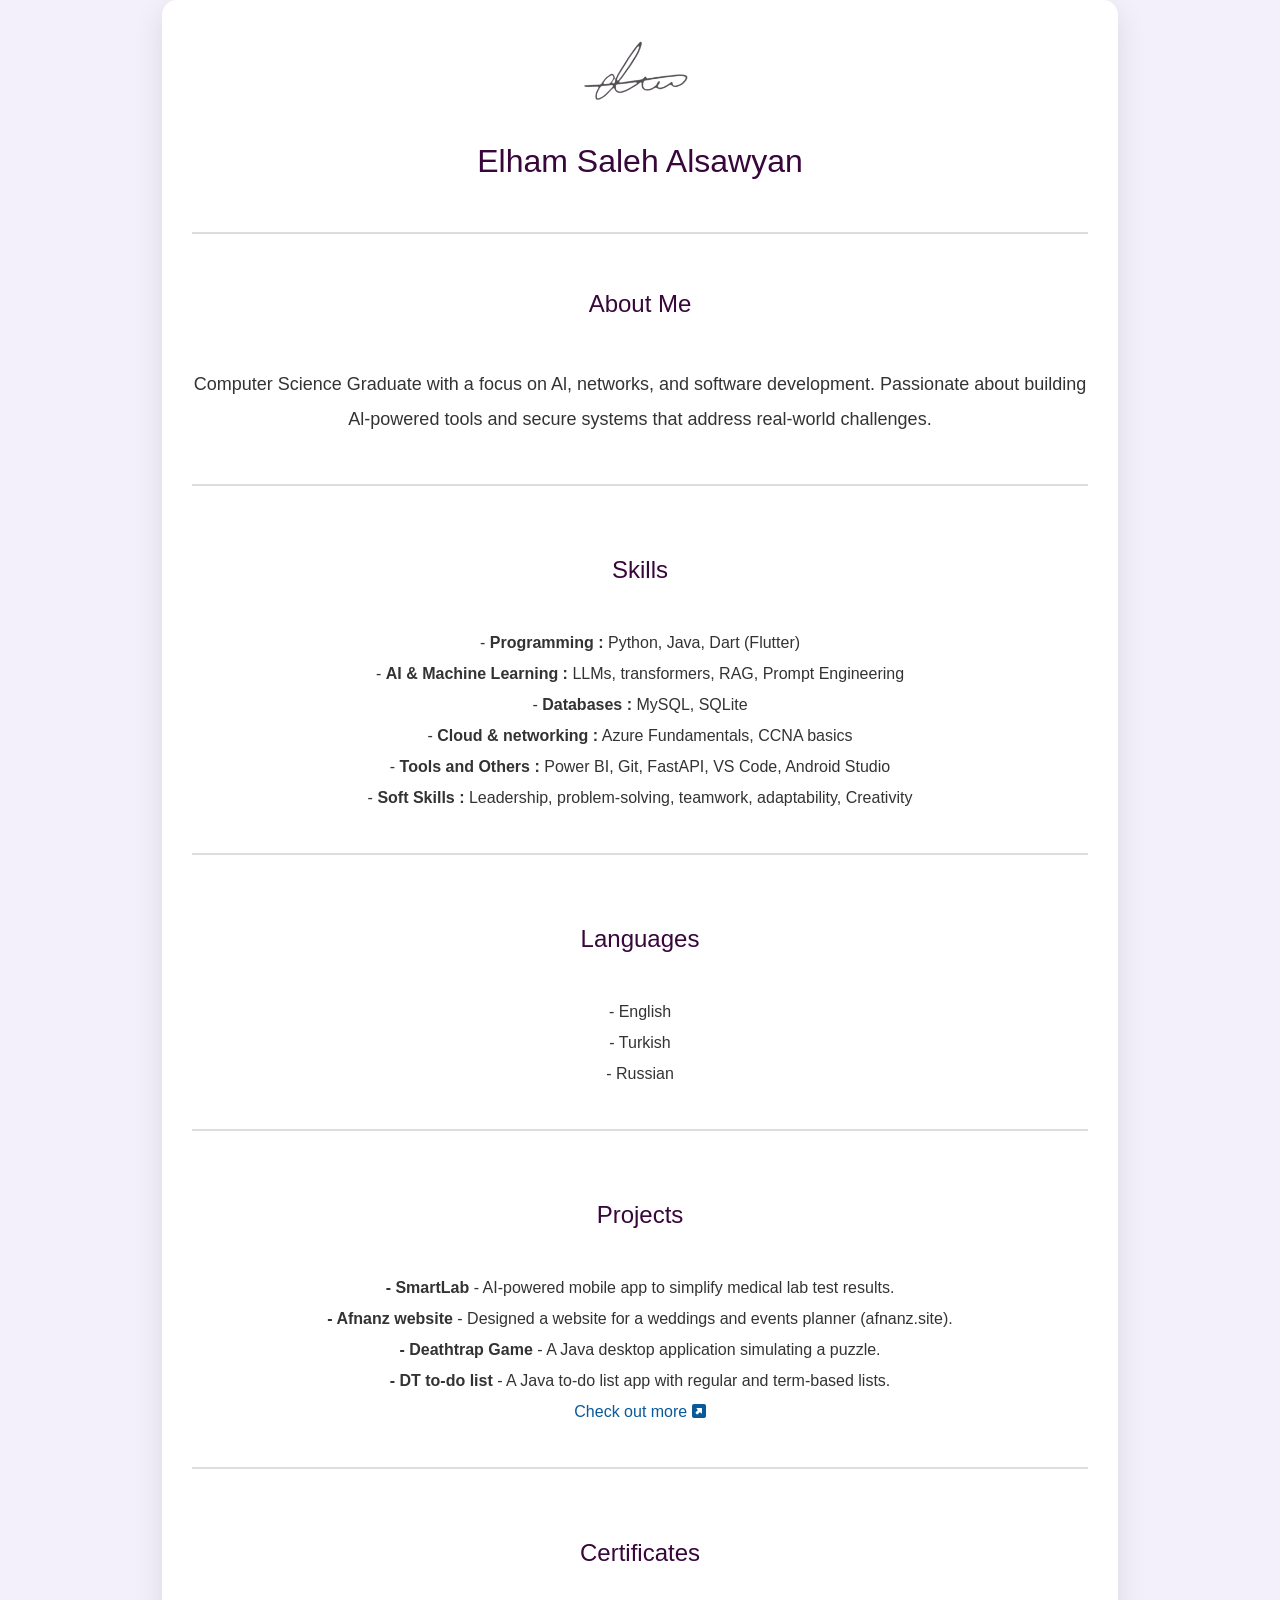
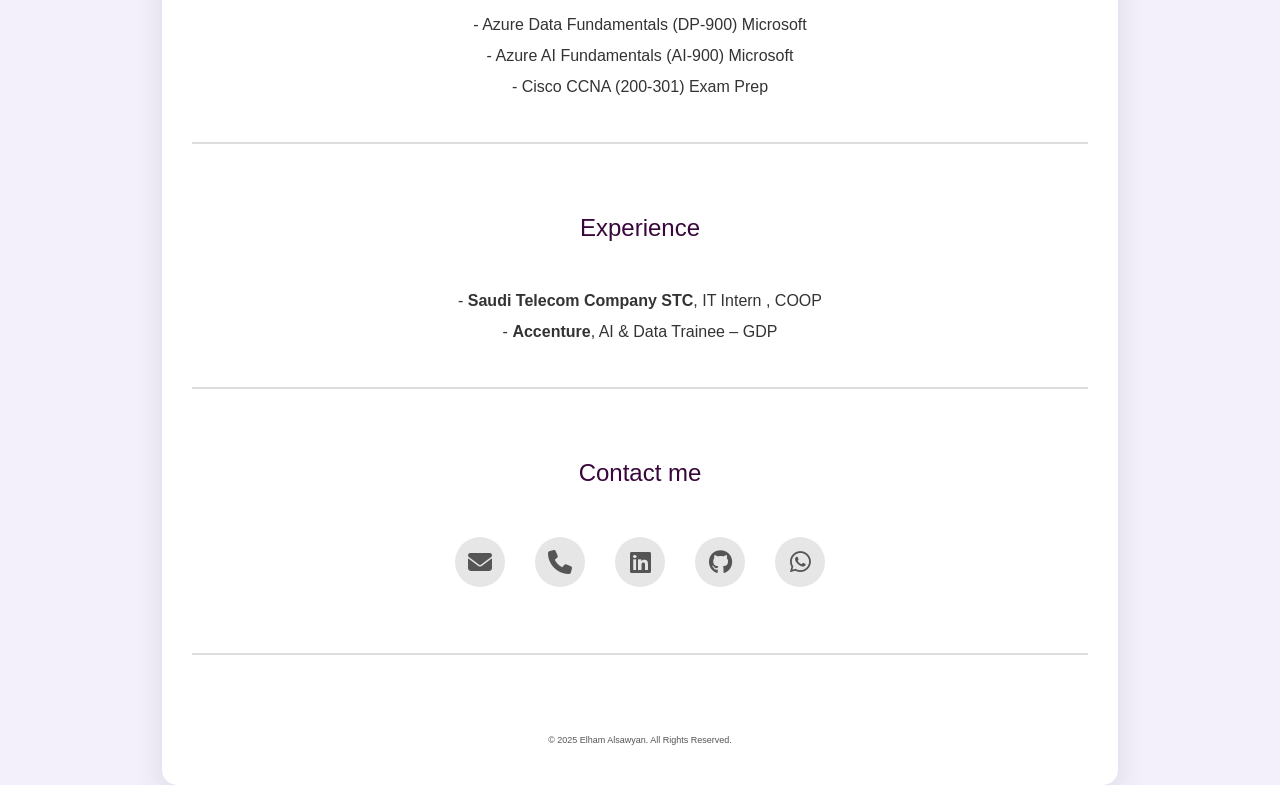
<file: index.html>
<!DOCTYPE html>
<html lang="en">

<head>
    <meta charset="UTF-8">
    <meta name="viewport" content="width=device-width">
    <title>Elham Alsawyan - Resume</title>

    <link rel="stylesheet" href="https://cdnjs.cloudflare.com/ajax/libs/font-awesome/6.5.1/css/all.min.css">

    <link rel="preconnect" href="https://fonts.gstatic.com" crossorigin>
    <link href="https://fonts.googleapis.com/css2?family=Harmattan:wght@400;500;600;700&display=swap" rel="stylesheet">


    <style>
        body {
            font-family: Arial, sans-serif;
            background-color: #f4f0fb;
            color: #333;
            margin: 0;
            padding: 0;
            display: flex;
            justify-content: center;
            align-items: center;
            font-family: 'Lucida Sans', 'Lucida Sans Regular', 'Lucida Grande', 'Lucida Sans Unicode', Geneva, Verdana, sans-serif;
            overflow-x: hidden;
        }

        .container {
            width: 70%;
            background: white;
            padding: 30px;
            border-radius: 15px;
            box-shadow: 0 10px 30px rgba(0, 0, 0, 0.1);
            animation: fadeIn 1.5s ease-in-out;
        }

        @keyframes fadeIn {
            from {
                opacity: 0;
                transform: translateY(20px);
            }

            to {
                opacity: 1;
                transform: translateY(0);
            }
        }

        h1,
        h2 {
            color: #38063b;
            transition: color 0.3s;
            padding-bottom: 30px;
            text-align: center;
            font-weight: lighter;


        }


        p {
            font-size: medium;
            font-size: large;
            line-height: 1.9;
        }

        .section {
            margin-bottom: 70px;
            padding-bottom: 30px;
            border-bottom: 2px solid #ddd;
            text-align: center;
            opacity: 0;
            /* Initially hidden */
            animation-name: slideright;
            animation-duration: 0.5s;
            transform: translateY(50px);
            transition: opacity 0.6s ease-out, transform 0.6s ease-out;
        }

        .section:hover {
            transform: scale(1.02);
        }

        ul {

            padding: 0;
            list-style-type: none;
        }

        li {
            margin-bottom: 13px;
            font-size: medium;
        }

        .name {
            text-align: center;
            border-bottom: 2px solid #ddd;

        }

        .qr-code {
            text-align: center;
            margin-top: 20px;
        }

        .qr-code img {
            width: 120px;
        }

        a {
            text-decoration: none;
            color: #333
        }

        /*contact section styles*/
        .contact-icons {
            display: flex;
            gap: 30px;
            /* Adjust gap for smaller screens */
            width: 100%;
            justify-content: center;
            align-items: center;
            flex-wrap: wrap;
            /* Ensure icons wrap on smaller screens */

        }

        .contact-icons a {
            text-decoration: none;
            color: #555;
            font-size: 1.5rem;
            /* Default size */
            transition: color 0.3s ease;
        }

        .contact-icons a:hover {
            color: #784a84;
        }

        .contact-icons i {
            display: inline-block;
            width: 50px;
            height: 50px;
            background: #e7e6e6;
            border-radius: 50%;
            display: flex;
            justify-content: center;
            align-items: center;
            transition: background 0.3s ease;
        }

        .contact-icons i:hover {
            background: #784a84;
            color: #fff;
        }

        .contact-h4 {

            font-size: x-large;
            text-decoration: wavy;
            text-transform: capitalize;

        }


       

        .page_nav:hover {
            
            text-decoration: underline;
        }


        /* Responsive styles for smaller screens */
        @media (max-width: 768px) {
            .contact-icons {
                gap: 20px;
                /* Reduce gap for smaller screens */
            }

            .contact-icons i {
                width: 30px;
                /* Smaller icon size */
                height: 30px;
            }

            .contact-icons a {
                font-size: 1rem;
                /* Adjust font size */
            }

        }

        .cer-li:hover {

            text-decoration: underline;
            color: #0078d7;

        }


        .section.animate {
            opacity: 1;
            transform: translateY(0);
        }



        @keyframes slideleft {
            from {
                transform: translateX(-100%);
            }
        }

        @keyframes slideright {
            from {
                transform: translateX(100%);
            }
        }



        .elm {

            height: auto;
            width: 170px;
        }

        .rights{
            
            text-align: center; 
            padding: 10px; 
            font-size: xx-small;
            color: #555;
        }




        @media (max-width: 780px) {

            h1,
            h2 {

                font-size: medium;


            }

            .elm {

                height: auto;
                width: 100px;
            }

            li{
                font-size: x-small;
            }

            p{
                font-size: smaller;
            }
            a{
                font-size: x-small;
            }

            .rights{
            
                font-size: 7px;
        }
        }


       
    </style>
</head>

<body>
    <div class="container">
        <div class="name">
            <img src="elm.png" alt="Profile Photo" class="elm">
            <h1>Elham Saleh Alsawyan</h1>

        </div>
       
        <br>
        <br>
        
        <div class="section">
            <h2>About Me</h2>
            <p>Computer Science Graduate with a focus on Al, networks, and software development. Passionate about building Al-powered tools and secure systems that address real-world challenges.</p>
        </div>

        <div class="section">
            <h2>Skills</h2>
            <ul>
                <li> - <b>Programming :</b> Python, Java, Dart (Flutter) </li>
                <li> - <b>AI & Machine Learning :</b> LLMs, transformers, RAG, Prompt Engineering </li>
                <li> - <b>Databases :</b> MySQL, SQLite </li>
                <li> - <b>Cloud & networking :</b> Azure Fundamentals, CCNA basics</li>
                <li> - <b>Tools and Others :</b> Power BI, Git, FastAPI, VS Code, Android Studio</li>
                <li> - <b>Soft Skills :</b> Leadership, problem-solving, teamwork, adaptability, Creativity</li>
            </ul>
        </div>

        <div class="section">
            <h2>Languages</h2>
            <ul>
                <li> - English</li>
                <li> - Turkish</li>
                <li> - Russian </li>
            </ul>
        </div>

        <div class="section">
            <h2>Projects</h2>
            <ul>
                <li> <a class="page_nav" href="https://github.com/elsa1100/SmartLab" target="_blank"><strong> - SmartLab</strong></a> - AI-powered mobile app to simplify medical lab test results.</li>
                <li><a class="page_nav" href="https://afnanz.site" target="_blank"><strong> - Afnanz website</strong></a> - Designed a website for a weddings and events planner (<a
                        href="https://afnanz.site">afnanz.site</a>).</li>
                <li><a class="page_nav" href="https://github.com/elsa1100/DeathTrap" target="_blank" ><strong> - Deathtrap Game</strong></a> - A Java desktop application simulating a puzzle.</li>
                <li><a class="page_nav" href="https://github.com/elsa1100/DTToDo" target="_blank" ><strong> - DT to-do list</strong></a> - A Java to-do list app with regular and term-based lists.</li>
                <a href="https://drive.google.com/drive/folders/14JPEExy_rRCf-Zl8T1lQdtXjJNedi_uQ" target="_blank">
                    <li style="color: #0a5999;" class="page_nav">Check out more <i class="fa fa-square-up-right"></i></li>
                </a>
            </ul>
        </div>

        <div class="section">
            <h2>Certificates</h2>
            <ul>
                <li></li>
                <a class="cer-li"
                    href="https://drive.google.com/file/d/1N1p3t443v3nXC4lJHM3rc9FPI-vJe2Wx/view?usp=drivesdk"
                    target="_blank">
                    <li> - Azure Data Fundamentals (DP-900) Microsoft</li>
                </a>
                <a class="cer-li"
                    href="https://drive.google.com/file/d/1rcGtqMN4KurCuEc1FDzu3XyBM7L_F_VY/view?usp=drivesdk"
                    target="_blank">
                    <li> - Azure AI Fundamentals (AI-900) Microsoft</li>
                </a>
                <a class="cer-li"
                    href="https://drive.google.com/file/d/1B0_GILAWkMSU7HVQbGv1aEHAWe6GdJwE/view?usp=drivesdk"
                    target="_blank">
                    <li> - Cisco CCNA (200-301) Exam Prep</li>
                </a>
               
            </ul>

        </div>

        <div class="section">

            <h2>Experience</h2>
           <ul>     
            <li>
             <a href="https://stc.com.sa/" target="_blank"> - <b>Saudi Telecom Company STC</b>, IT Intern , COOP</a>  </li>
            <li> <a href="https://stc.com.sa/" target="_blank"> - <b>Accenture</b>, AI & Data Trainee – GDP</a></li>
             </ul> 
        </div>


        <div class="section">
            <h2>Contact me</h2>
            <div class="contact-icons">
                <a href="mailto:elhamalsawyan@gmail.com" class="nav-link" target="_blank">
                    <i class="fa fa-envelope" aria-hidden="true"></i>
                </a>
                <a href="tel:966533584664" class="nav-link" target="_blank">
                    <i class="fa-solid fa-phone"></i>
                </a>
                <a href="https://www.linkedin.com/in/elham-alsawyan-77a93b27b?utm_source=share&utm_campaign=share_via&utm_content=profile&utm_medium=ios_app" class="nav-link" target="_blank">
                    <i class="fab fa-linkedin"></i>
                </a>
                <a href="https://github.com/elsa1100" class="nav-link" target="_blank">
                    <i class="fab fa-github"></i>
                </a>
                <a href="https://wa.me/966533584664" target="_blank"><i class="fa-brands fa-whatsapp"></i></a>

            </div>
            <br>
            <br>
        </div>


        
    <footer  class="rights" >
        &copy; 2025 Elham Alsawyan. All Rights Reserved.
    </footer>
    


    </div>








    <script>
        document.addEventListener("DOMContentLoaded", function () {
            const gridItems = document.querySelectorAll(".section");

            const observer = new IntersectionObserver((entries, observer) => {
                entries.forEach(entry => {
                    if (entry.isIntersecting) {
                        entry.target.classList.add("animate"); // Add animation class
                        observer.unobserve(entry.target); // Stop observing after animation starts
                    }
                });
            }, { threshold: 0.2 }); // Trigger when 20% of the item is visible

            gridItems.forEach(item => {
                observer.observe(item);
            });
        });
    </script>

</body>

</html>
</file>
